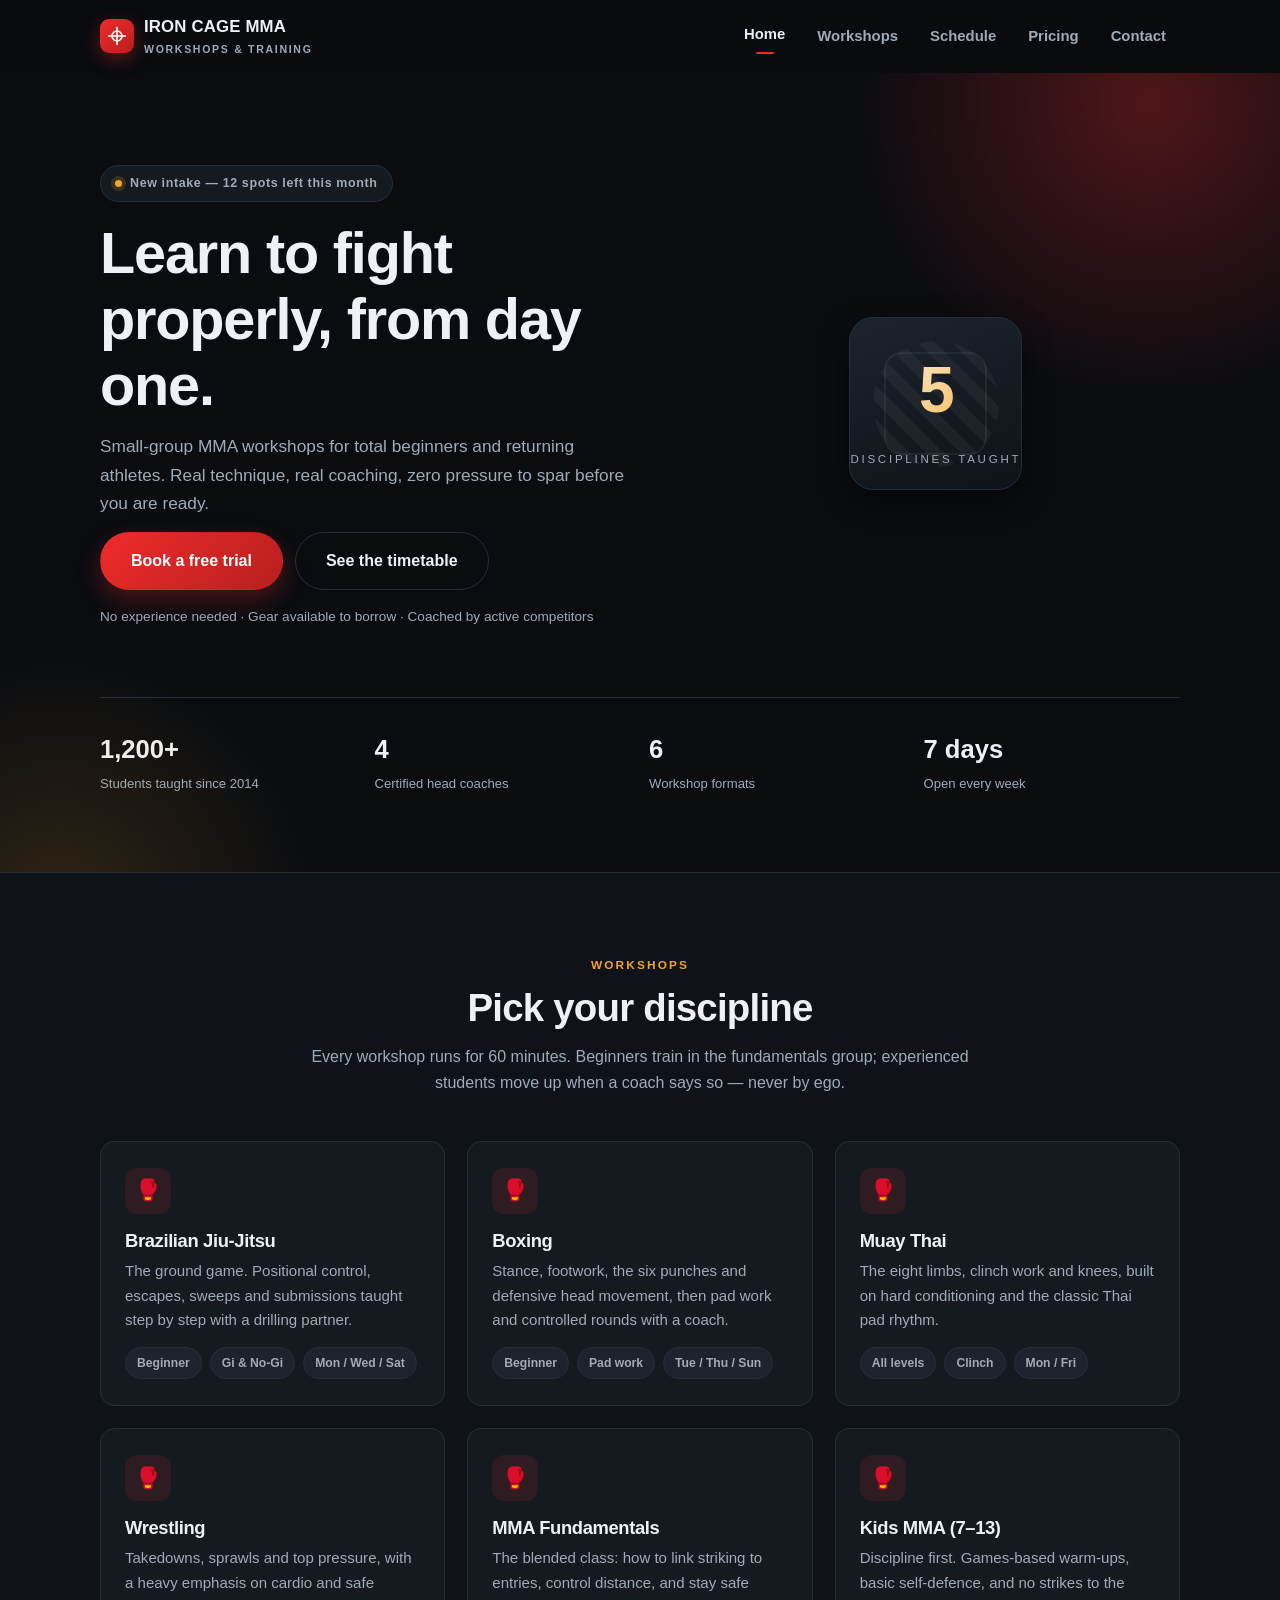
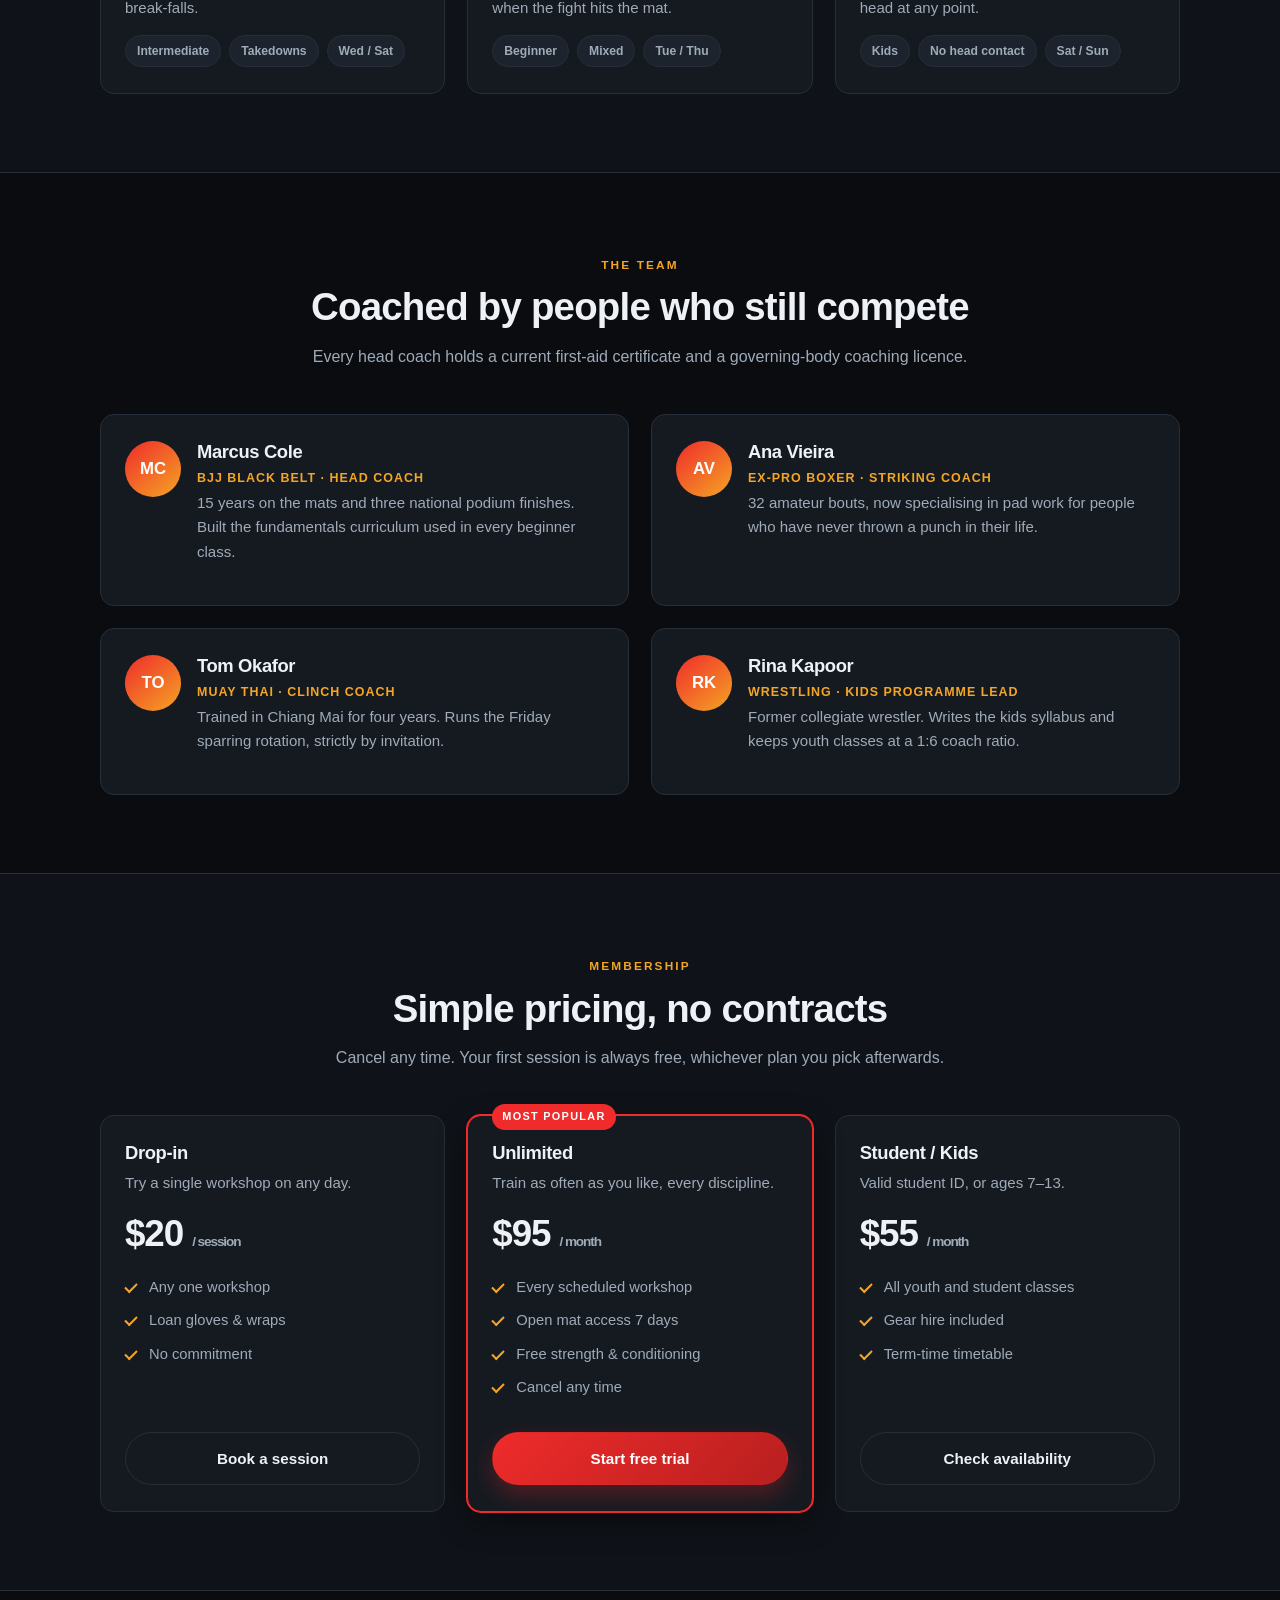
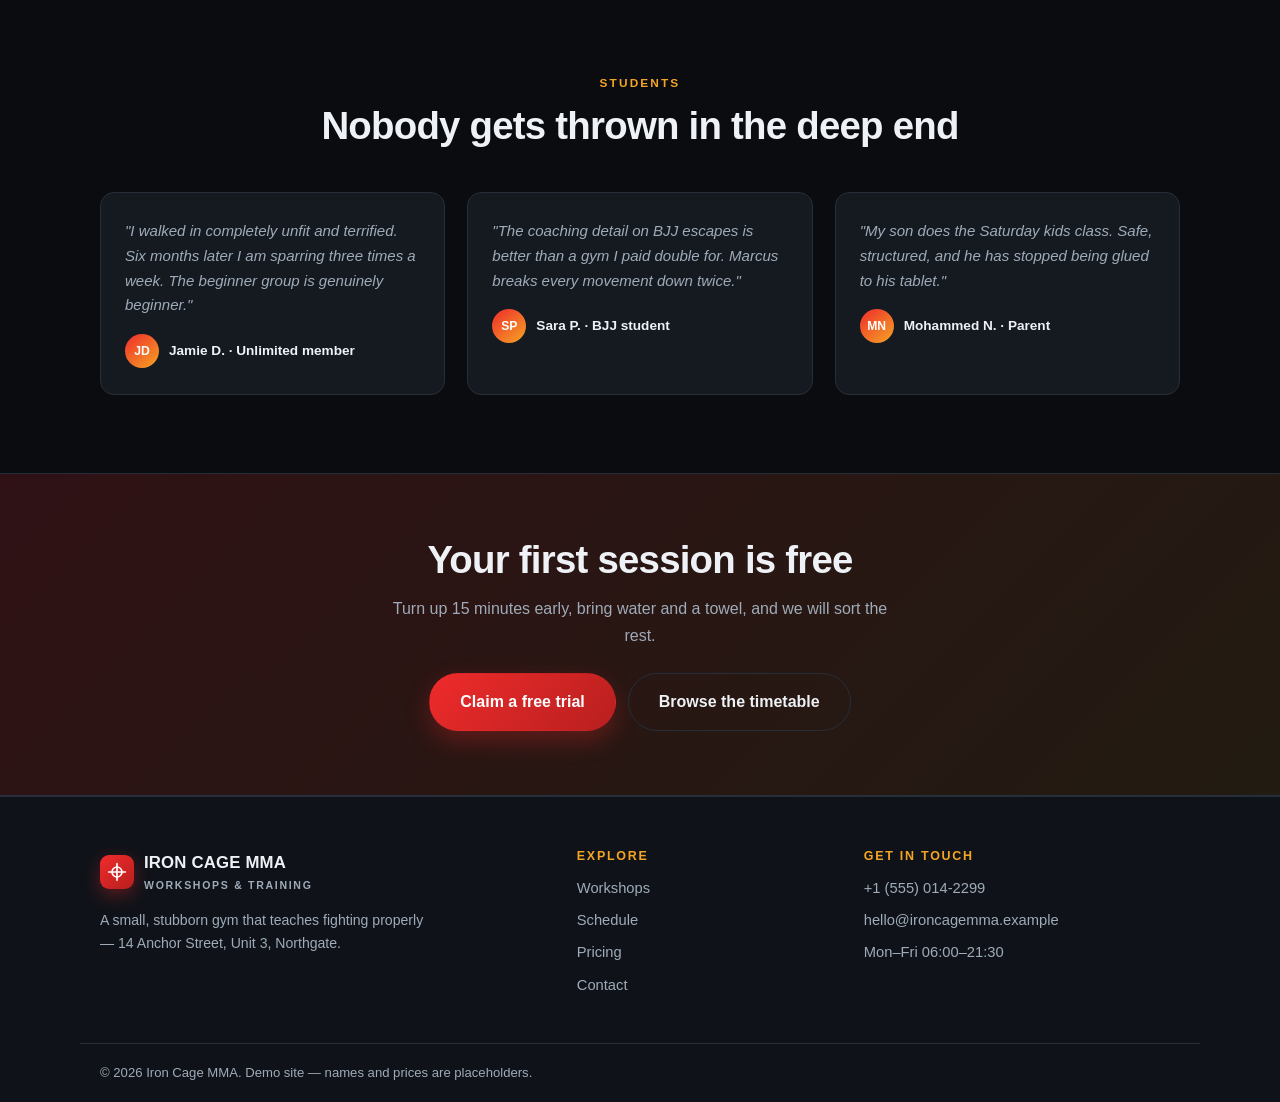
<file: index.html>
<!DOCTYPE html>
<html lang="en">
<head>
<meta charset="utf-8">
<meta name="viewport" content="width=device-width, initial-scale=1">
<title>Iron Cage MMA — Beginner MMA Workshops &amp; Training</title>
<meta name="description" content="Iron Cage MMA runs beginner-friendly MMA workshops: Brazilian Jiu-Jitsu, Boxing, Muay Thai, Wrestling and Kids classes. First session free.">
<link rel="stylesheet" href="css/styles.css">
</head>
<body>
<a class="skip-link" href="#main">Skip to content</a>

<header class="site-header">
  <div class="container nav">
    <a class="brand" href="index.html">
      <span class="brand__mark" aria-hidden="true">
        <svg viewBox="0 0 24 24" fill="none" stroke="#fff" stroke-width="2" stroke-linecap="round" stroke-linejoin="round"><path d="M12 2v20M2 12h20"/><circle cx="12" cy="12" r="6"/></svg>
      </span>
      <span>
        IRON CAGE MMA
        <small>Workshops &amp; Training</small>
      </span>
    </a>
    <button class="nav__toggle" type="button" aria-label="Toggle menu" aria-expanded="false">
      <span></span><span></span><span></span>
    </button>
    <ul class="nav__links">
      <li><a class="active" href="index.html">Home</a></li>
      <li><a href="index.html#programs">Workshops</a></li>
      <li><a href="schedule.html">Schedule</a></li>
      <li><a href="index.html#pricing">Pricing</a></li>
      <li><a href="contact.html">Contact</a></li>
    </ul>
  </div>
</header>

<main id="main">

  <!-- ============ HERO ============ -->
  <section class="hero">
    <div class="container hero__inner">
      <div>
        <span class="hero__badge"><span class="dot"></span> New intake — 12 spots left this month</span>
        <h1>Learn to fight properly, from day one.</h1>
        <p class="lead">
          Small-group MMA workshops for total beginners and returning athletes.
          Real technique, real coaching, zero pressure to spar before you are ready.
        </p>
        <div class="btn-row">
          <a class="btn btn--primary btn--lg" href="contact.html">Book a free trial</a>
          <a class="btn btn--ghost btn--lg" href="schedule.html">See the timetable</a>
        </div>
        <p class="hero__note">No experience needed &middot; Gear available to borrow &middot; Coached by active competitors</p>
      </div>
      <div class="ring">
        <div class="ring__label">
          <strong>5</strong>
          <span>Disciplines taught</span>
        </div>
      </div>
    </div>

    <div class="container">
      <div class="stats">
        <div class="stat"><strong>1,200+</strong><span>Students taught since 2014</span></div>
        <div class="stat"><strong>4</strong><span>Certified head coaches</span></div>
        <div class="stat"><strong>6</strong><span>Workshop formats</span></div>
        <div class="stat"><strong>7 days</strong><span>Open every week</span></div>
      </div>
    </div>
  </section>

  <!-- ============ PROGRAMS ============ -->
  <section class="section section--alt" id="programs">
    <div class="container">
      <div class="section-head reveal">
        <span class="eyebrow">Workshops</span>
        <h2>Pick your discipline</h2>
        <p>Every workshop runs for 60 minutes. Beginners train in the fundamentals group;
        experienced students move up when a coach says so — never by ego.</p>
      </div>

      <div class="grid grid--3">
        <article class="card reveal">
          <div class="card__icon" aria-hidden="true">&#129354;</div>
          <h3>Brazilian Jiu-Jitsu</h3>
          <p>The ground game. Positional control, escapes, sweeps and submissions taught step
          by step with a drilling partner.</p>
          <ul class="tags"><li>Beginner</li><li>Gi &amp; No-Gi</li><li>Mon / Wed / Sat</li></ul>
        </article>

        <article class="card reveal">
          <div class="card__icon" aria-hidden="true">&#129354;</div>
          <h3>Boxing</h3>
          <p>Stance, footwork, the six punches and defensive head movement, then pad work and
          controlled rounds with a coach.</p>
          <ul class="tags"><li>Beginner</li><li>Pad work</li><li>Tue / Thu / Sun</li></ul>
        </article>

        <article class="card reveal">
          <div class="card__icon" aria-hidden="true">&#129354;</div>
          <h3>Muay Thai</h3>
          <p>The eight limbs, clinch work and knees, built on hard conditioning and the classic
          Thai pad rhythm.</p>
          <ul class="tags"><li>All levels</li><li>Clinch</li><li>Mon / Fri</li></ul>
        </article>

        <article class="card reveal">
          <div class="card__icon" aria-hidden="true">&#129354;</div>
          <h3>Wrestling</h3>
          <p>Takedowns, sprawls and top pressure, with a heavy emphasis on cardio and safe
          break-falls.</p>
          <ul class="tags"><li>Intermediate</li><li>Takedowns</li><li>Wed / Sat</li></ul>
        </article>

        <article class="card reveal">
          <div class="card__icon" aria-hidden="true">&#129354;</div>
          <h3>MMA Fundamentals</h3>
          <p>The blended class: how to link striking to entries, control distance, and stay
          safe when the fight hits the mat.</p>
          <ul class="tags"><li>Beginner</li><li>Mixed</li><li>Tue / Thu</li></ul>
        </article>

        <article class="card reveal">
          <div class="card__icon" aria-hidden="true">&#129354;</div>
          <h3>Kids MMA (7–13)</h3>
          <p>Discipline first. Games-based warm-ups, basic self-defence, and no strikes to the
          head at any point.</p>
          <ul class="tags"><li>Kids</li><li>No head contact</li><li>Sat / Sun</li></ul>
        </article>
      </div>
    </div>
  </section>

  <!-- ============ COACHES ============ -->
  <section class="section" id="coaches">
    <div class="container">
      <div class="section-head reveal">
        <span class="eyebrow">The team</span>
        <h2>Coached by people who still compete</h2>
        <p>Every head coach holds a current first-aid certificate and a governing-body
        coaching licence.</p>
      </div>

      <div class="grid grid--2">
        <article class="card coach reveal">
          <div class="avatar" aria-hidden="true">MC</div>
          <div>
            <h3>Marcus Cole</h3>
            <span class="role">BJJ black belt &middot; Head coach</span>
            <p class="muted">15 years on the mats and three national podium finishes. Built the
            fundamentals curriculum used in every beginner class.</p>
          </div>
        </article>

        <article class="card coach reveal">
          <div class="avatar" aria-hidden="true">AV</div>
          <div>
            <h3>Ana Vieira</h3>
            <span class="role">Ex-pro boxer &middot; Striking coach</span>
            <p class="muted">32 amateur bouts, now specialising in pad work for people who have
            never thrown a punch in their life.</p>
          </div>
        </article>

        <article class="card coach reveal">
          <div class="avatar" aria-hidden="true">TO</div>
          <div>
            <h3>Tom Okafor</h3>
            <span class="role">Muay Thai &middot; Clinch coach</span>
            <p class="muted">Trained in Chiang Mai for four years. Runs the Friday sparring
            rotation, strictly by invitation.</p>
          </div>
        </article>

        <article class="card coach reveal">
          <div class="avatar" aria-hidden="true">RK</div>
          <div>
            <h3>Rina Kapoor</h3>
            <span class="role">Wrestling &middot; Kids programme lead</span>
            <p class="muted">Former collegiate wrestler. Writes the kids syllabus and keeps youth
            classes at a 1:6 coach ratio.</p>
          </div>
        </article>
      </div>
    </div>
  </section>

  <!-- ============ PRICING ============ -->
  <section class="section section--alt" id="pricing">
    <div class="container">
      <div class="section-head reveal">
        <span class="eyebrow">Membership</span>
        <h2>Simple pricing, no contracts</h2>
        <p>Cancel any time. Your first session is always free, whichever plan you pick
        afterwards.</p>
      </div>

      <div class="grid grid--3">
        <article class="card price reveal">
          <h3>Drop-in</h3>
          <p class="muted">Try a single workshop on any day.</p>
          <div class="price__amount">$20 <small>/ session</small></div>
          <ul class="checks">
            <li>Any one workshop</li>
            <li>Loan gloves &amp; wraps</li>
            <li>No commitment</li>
          </ul>
          <a class="btn btn--ghost btn--block" href="contact.html">Book a session</a>
        </article>

        <article class="card price is-featured reveal">
          <span class="price__flag">Most popular</span>
          <h3>Unlimited</h3>
          <p class="muted">Train as often as you like, every discipline.</p>
          <div class="price__amount">$95 <small>/ month</small></div>
          <ul class="checks">
            <li>Every scheduled workshop</li>
            <li>Open mat access 7 days</li>
            <li>Free strength &amp; conditioning</li>
            <li>Cancel any time</li>
          </ul>
          <a class="btn btn--primary btn--block" href="contact.html">Start free trial</a>
        </article>

        <article class="card price reveal">
          <h3>Student / Kids</h3>
          <p class="muted">Valid student ID, or ages 7&ndash;13.</p>
          <div class="price__amount">$55 <small>/ month</small></div>
          <ul class="checks">
            <li>All youth and student classes</li>
            <li>Gear hire included</li>
            <li>Term-time timetable</li>
          </ul>
          <a class="btn btn--ghost btn--block" href="contact.html">Check availability</a>
        </article>
      </div>
    </div>
  </section>

  <!-- ============ TESTIMONIALS ============ -->
  <section class="section" id="reviews">
    <div class="container">
      <div class="section-head reveal">
        <span class="eyebrow">Students</span>
        <h2>Nobody gets thrown in the deep end</h2>
      </div>
      <div class="grid grid--3">
        <article class="card reveal">
          <p class="quote">"I walked in completely unfit and terrified. Six months later I am
          sparring three times a week. The beginner group is genuinely beginner."</p>
          <div class="quote__by">
            <span class="avatar avatar--sm" aria-hidden="true">JD</span>
            Jamie D. &middot; Unlimited member
          </div>
        </article>
        <article class="card reveal">
          <p class="quote">"The coaching detail on BJJ escapes is better than a gym I paid double
          for. Marcus breaks every movement down twice."</p>
          <div class="quote__by">
            <span class="avatar avatar--sm" aria-hidden="true">SP</span>
            Sara P. &middot; BJJ student
          </div>
        </article>
        <article class="card reveal">
          <p class="quote">"My son does the Saturday kids class. Safe, structured, and he has
          stopped being glued to his tablet."</p>
          <div class="quote__by">
            <span class="avatar avatar--sm" aria-hidden="true">MN</span>
            Mohammed N. &middot; Parent
          </div>
        </article>
      </div>
    </div>
  </section>

  <!-- ============ CTA ============ -->
  <section class="cta-band">
    <div class="container reveal">
      <h2>Your first session is free</h2>
      <p>Turn up 15 minutes early, bring water and a towel, and we will sort the rest.</p>
      <div class="btn-row">
        <a class="btn btn--primary btn--lg" href="contact.html">Claim a free trial</a>
        <a class="btn btn--ghost btn--lg" href="schedule.html">Browse the timetable</a>
      </div>
    </div>
  </section>
</main>

<footer class="site-footer">
  <div class="container footer__inner">
    <div>
      <a class="brand" href="index.html">
        <span class="brand__mark" aria-hidden="true">
          <svg viewBox="0 0 24 24" fill="none" stroke="#fff" stroke-width="2" stroke-linecap="round" stroke-linejoin="round"><path d="M12 2v20M2 12h20"/><circle cx="12" cy="12" r="6"/></svg>
        </span>
        <span>IRON CAGE MMA<small>Workshops &amp; Training</small></span>
      </a>
      <p class="muted footer__blurb">A small, stubborn gym that teaches fighting properly &mdash;
      14 Anchor Street, Unit 3, Northgate.</p>
    </div>
    <div>
      <h4>Explore</h4>
      <ul class="footer__links">
        <li><a href="index.html#programs">Workshops</a></li>
        <li><a href="schedule.html">Schedule</a></li>
        <li><a href="index.html#pricing">Pricing</a></li>
        <li><a href="contact.html">Contact</a></li>
      </ul>
    </div>
    <div>
      <h4>Get in touch</h4>
      <ul class="footer__links">
        <li><a href="tel:+15550142299">+1 (555) 014-2299</a></li>
        <li><a href="mailto:hello@ironcagemma.example">hello@ironcagemma.example</a></li>
        <li class="muted">Mon&ndash;Fri 06:00&ndash;21:30</li>
      </ul>
    </div>
  </div>
  <div class="container footer__bottom">
    <p class="muted">&copy; <span data-year>2026</span> Iron Cage MMA. Demo site &mdash; names and prices are placeholders.</p>
  </div>
</footer>

<script src="js/main.js" defer></script>
</body>
</html>
</file>
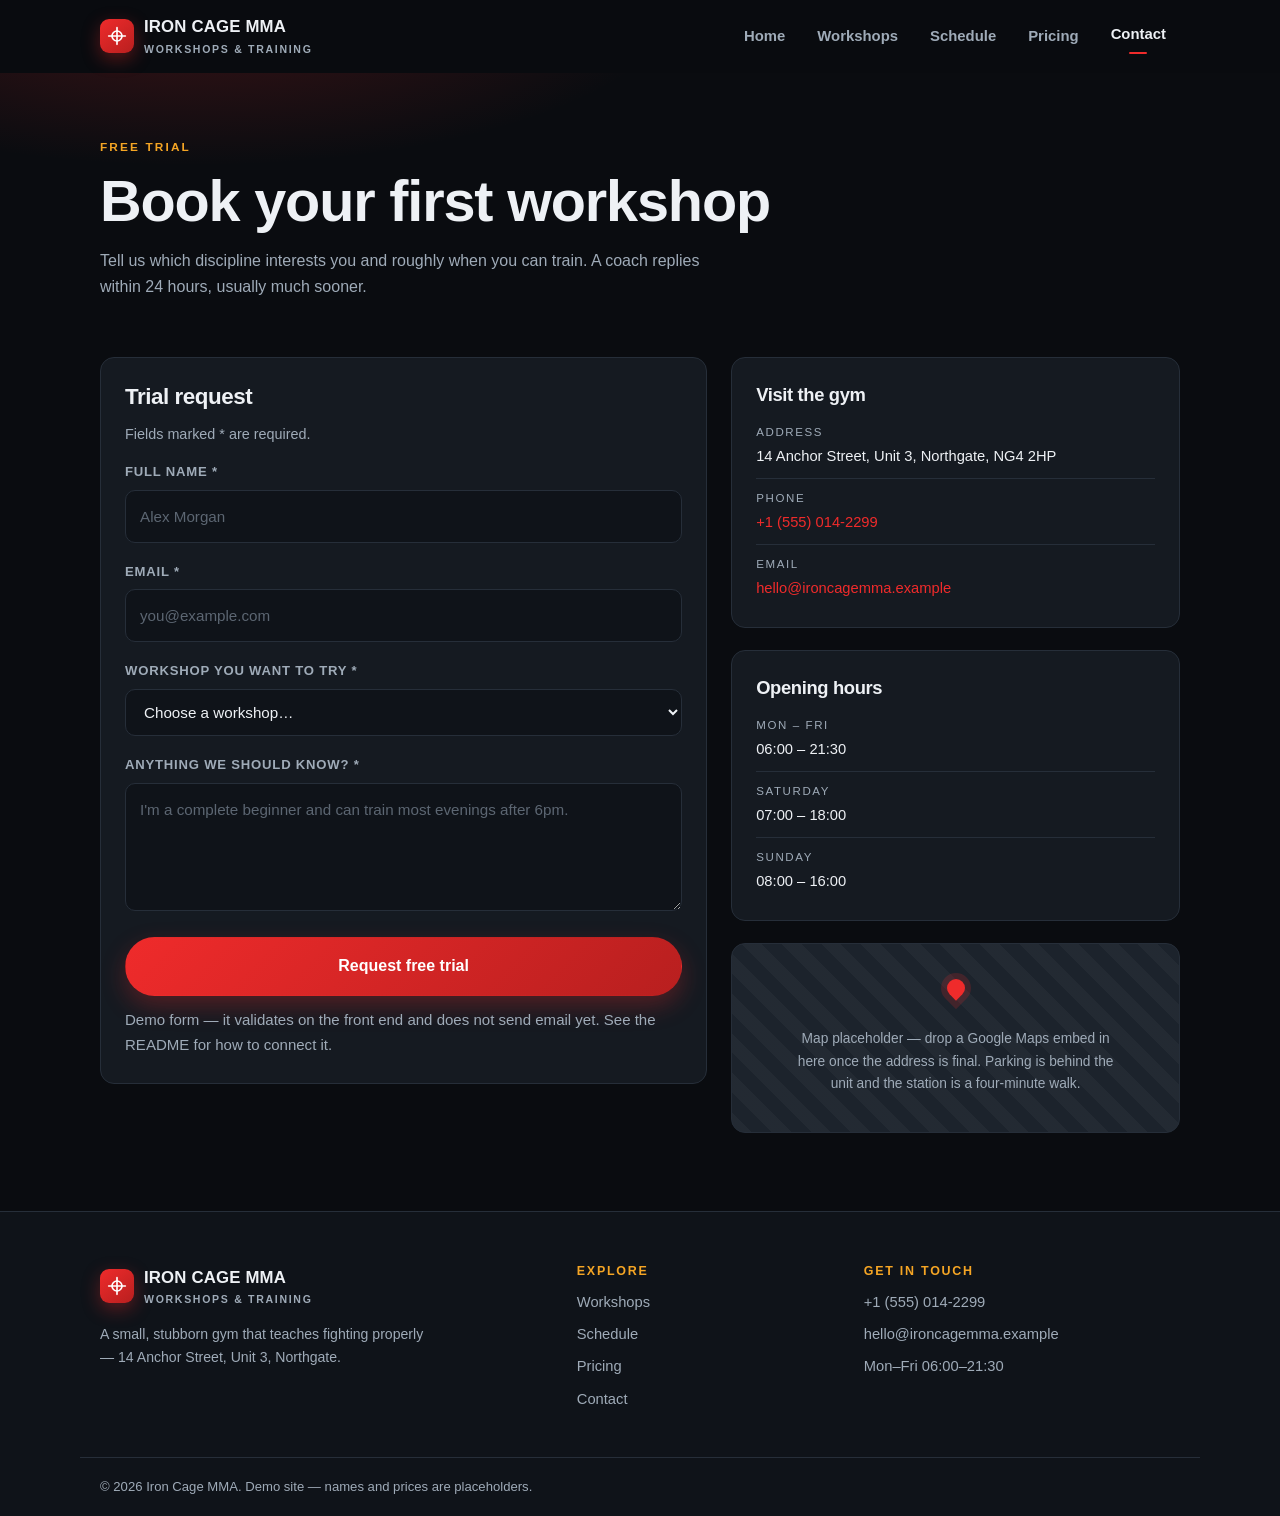
<file: contact.html>
<!DOCTYPE html>
<html lang="en">
<head>
<meta charset="utf-8">
<meta name="viewport" content="width=device-width, initial-scale=1">
<title>Book a Trial — Iron Cage MMA Workshops</title>
<meta name="description" content="Book a free trial workshop at Iron Cage MMA. Send us your details and a coach will confirm your spot within 24 hours.">
<link rel="stylesheet" href="css/styles.css">
</head>
<body>
<a class="skip-link" href="#main">Skip to content</a>

<header class="site-header">
  <div class="container nav">
    <a class="brand" href="index.html">
      <span class="brand__mark" aria-hidden="true">
        <svg viewBox="0 0 24 24" fill="none" stroke="#fff" stroke-width="2" stroke-linecap="round" stroke-linejoin="round"><path d="M12 2v20M2 12h20"/><circle cx="12" cy="12" r="6"/></svg>
      </span>
      <span>IRON CAGE MMA<small>Workshops &amp; Training</small></span>
    </a>
    <button class="nav__toggle" type="button" aria-label="Toggle menu" aria-expanded="false">
      <span></span><span></span><span></span>
    </button>
    <ul class="nav__links">
      <li><a href="index.html">Home</a></li>
      <li><a href="index.html#programs">Workshops</a></li>
      <li><a href="schedule.html">Schedule</a></li>
      <li><a href="index.html#pricing">Pricing</a></li>
      <li><a class="active" href="contact.html">Contact</a></li>
    </ul>
  </div>
</header>

<main id="main">

  <section class="page-head">
    <div class="container">
      <span class="eyebrow">Free trial</span>
      <h1>Book your first workshop</h1>
      <p class="muted">Tell us which discipline interests you and roughly when you can train.
      A coach replies within 24 hours, usually much sooner.</p>
    </div>
  </section>

  <section class="section" style="padding-top:34px">
    <div class="container contact-grid">

      <div class="card reveal">
        <h2 style="font-size:1.4rem">Trial request</h2>
        <p class="muted" style="font-size:0.9rem">Fields marked * are required.</p>
        <form id="booking-form" novalidate>
          <div class="field">
            <label for="name">Full name *</label>
            <input id="name" name="name" type="text" autocomplete="name" placeholder="Alex Morgan">
            <p class="field__error" role="alert"></p>
          </div>

          <div class="field">
            <label for="email">Email *</label>
            <input id="email" name="email" type="email" autocomplete="email" placeholder="you@example.com">
            <p class="field__error" role="alert"></p>
          </div>

          <div class="field">
            <label for="program">Workshop you want to try *</label>
            <select id="program" name="program">
              <option value="">Choose a workshop…</option>
              <option>Brazilian Jiu-Jitsu</option>
              <option>Boxing</option>
              <option>Muay Thai</option>
              <option>Wrestling</option>
              <option>MMA Fundamentals</option>
              <option>Kids MMA (7–13)</option>
            </select>
            <p class="field__error" role="alert"></p>
          </div>

          <div class="field">
            <label for="message">Anything we should know? *</label>
            <textarea id="message" name="message" rows="4" placeholder="I'm a complete beginner and can train most evenings after 6pm."></textarea>
            <p class="field__error" role="alert"></p>
          </div>

          <button class="btn btn--primary btn--block btn--lg" type="submit">Request free trial</button>
          <p class="form__status" role="status" aria-live="polite"></p>
          <p class="form__note muted">Demo form — it validates on the front end and does not send
          email yet. See the README for how to connect it.</p>
        </form>
      </div>

      <aside class="contact-side">
        <div class="card reveal">
          <h3>Visit the gym</h3>
          <ul class="info">
            <li><span>Address</span>14 Anchor Street, Unit 3, Northgate, NG4 2HP</li>
            <li><span>Phone</span><a href="tel:+15550142299">+1 (555) 014-2299</a></li>
            <li><span>Email</span><a href="mailto:hello@ironcagemma.example">hello@ironcagemma.example</a></li>
          </ul>
        </div>

        <div class="card reveal">
          <h3>Opening hours</h3>
          <ul class="info">
            <li><span>Mon &ndash; Fri</span>06:00 &ndash; 21:30</li>
            <li><span>Saturday</span>07:00 &ndash; 18:00</li>
            <li><span>Sunday</span>08:00 &ndash; 16:00</li>
          </ul>
        </div>

        <div class="card map reveal" aria-label="Location placeholder">
          <span class="map__pin" aria-hidden="true"></span>
          <p class="muted">Map placeholder — drop a Google Maps embed in here once the address is
          final. Parking is behind the unit and the station is a four-minute walk.</p>
        </div>
      </aside>

    </div>
  </section>
</main>

<footer class="site-footer">
  <div class="container footer__inner">
    <div>
      <a class="brand" href="index.html">
        <span class="brand__mark" aria-hidden="true">
          <svg viewBox="0 0 24 24" fill="none" stroke="#fff" stroke-width="2" stroke-linecap="round" stroke-linejoin="round"><path d="M12 2v20M2 12h20"/><circle cx="12" cy="12" r="6"/></svg>
        </span>
        <span>IRON CAGE MMA<small>Workshops &amp; Training</small></span>
      </a>
      <p class="muted footer__blurb">A small, stubborn gym that teaches fighting properly &mdash;
      14 Anchor Street, Unit 3, Northgate.</p>
    </div>
    <div>
      <h4>Explore</h4>
      <ul class="footer__links">
        <li><a href="index.html#programs">Workshops</a></li>
        <li><a href="schedule.html">Schedule</a></li>
        <li><a href="index.html#pricing">Pricing</a></li>
        <li><a href="contact.html">Contact</a></li>
      </ul>
    </div>
    <div>
      <h4>Get in touch</h4>
      <ul class="footer__links">
        <li><a href="tel:+15550142299">+1 (555) 014-2299</a></li>
        <li><a href="mailto:hello@ironcagemma.example">hello@ironcagemma.example</a></li>
        <li class="muted">Mon&ndash;Fri 06:00&ndash;21:30</li>
      </ul>
    </div>
  </div>
  <div class="container footer__bottom">
    <p class="muted">&copy; <span data-year>2026</span> Iron Cage MMA. Demo site &mdash; names and prices are placeholders.</p>
  </div>
</footer>

<script src="js/main.js" defer></script>
</body>
</html>
</file>
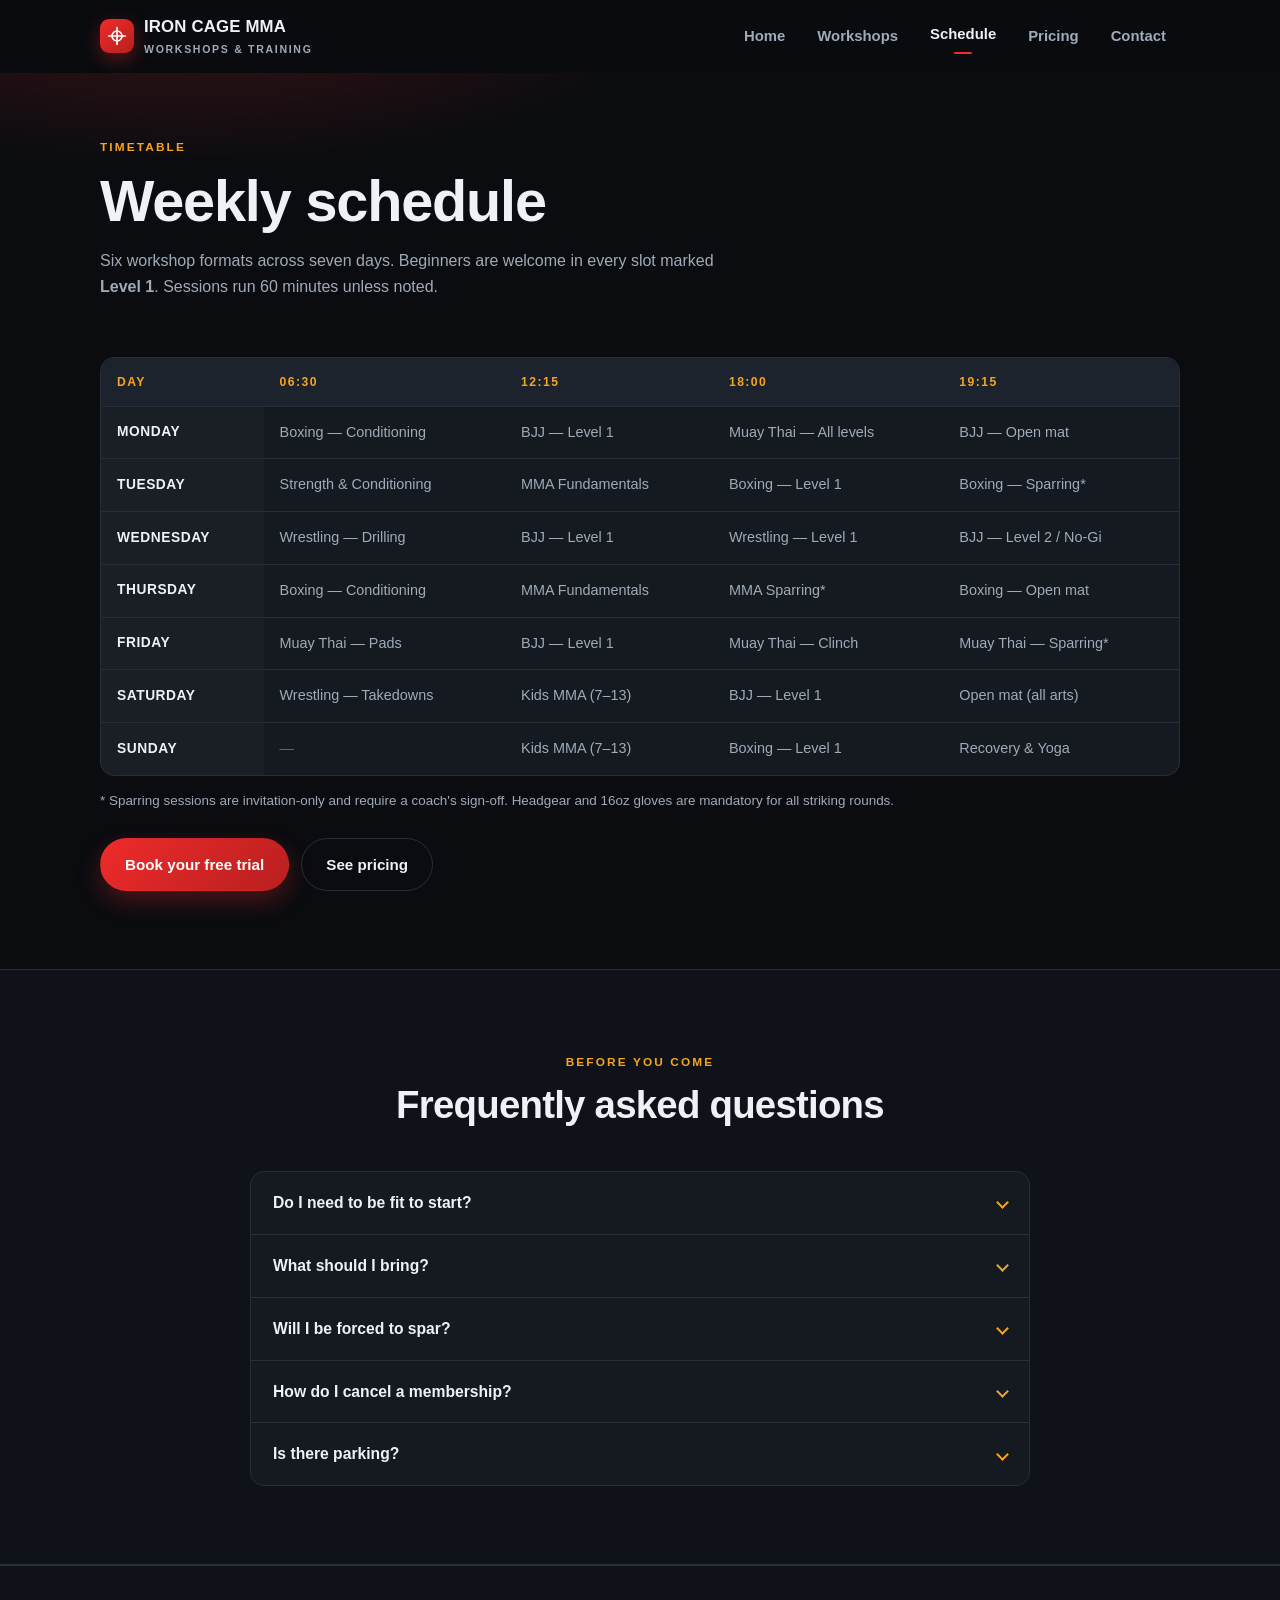
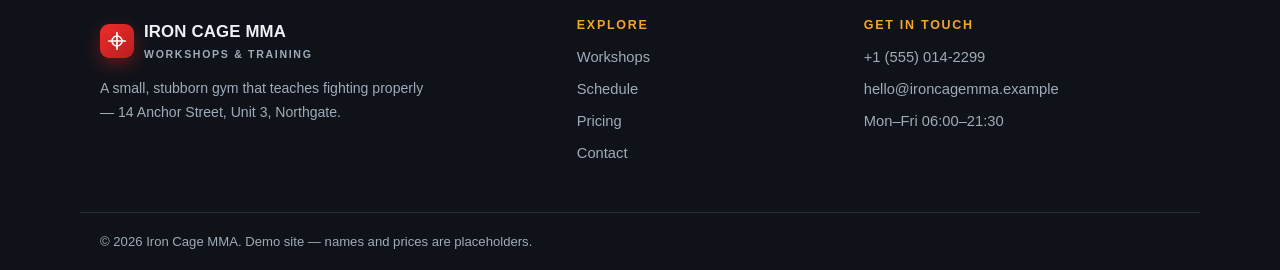
<file: schedule.html>
<!DOCTYPE html>
<html lang="en">
<head>
<meta charset="utf-8">
<meta name="viewport" content="width=device-width, initial-scale=1">
<title>Schedule &amp; FAQ — Iron Cage MMA Workshops</title>
<meta name="description" content="Weekly workshop timetable for Iron Cage MMA: Jiu-Jitsu, Boxing, Muay Thai, Wrestling, MMA Fundamentals and Kids classes.">
<link rel="stylesheet" href="css/styles.css">
</head>
<body>
<a class="skip-link" href="#main">Skip to content</a>

<header class="site-header">
  <div class="container nav">
    <a class="brand" href="index.html">
      <span class="brand__mark" aria-hidden="true">
        <svg viewBox="0 0 24 24" fill="none" stroke="#fff" stroke-width="2" stroke-linecap="round" stroke-linejoin="round"><path d="M12 2v20M2 12h20"/><circle cx="12" cy="12" r="6"/></svg>
      </span>
      <span>IRON CAGE MMA<small>Workshops &amp; Training</small></span>
    </a>
    <button class="nav__toggle" type="button" aria-label="Toggle menu" aria-expanded="false">
      <span></span><span></span><span></span>
    </button>
    <ul class="nav__links">
      <li><a href="index.html">Home</a></li>
      <li><a href="index.html#programs">Workshops</a></li>
      <li><a class="active" href="schedule.html">Schedule</a></li>
      <li><a href="index.html#pricing">Pricing</a></li>
      <li><a href="contact.html">Contact</a></li>
    </ul>
  </div>
</header>

<main id="main">

  <section class="page-head">
    <div class="container">
      <span class="eyebrow">Timetable</span>
      <h1>Weekly schedule</h1>
      <p class="muted">Six workshop formats across seven days. Beginners are welcome in every
      slot marked <strong>Level 1</strong>. Sessions run 60 minutes unless noted.</p>
    </div>
  </section>

  <section class="section" style="padding-top:34px">
    <div class="container">
      <div class="table-wrap reveal">
        <table class="schedule">
          <caption class="sr-only">Weekly workshop timetable</caption>
          <thead>
            <tr>
              <th scope="col">Day</th>
              <th scope="col">06:30</th>
              <th scope="col">12:15</th>
              <th scope="col">18:00</th>
              <th scope="col">19:15</th>
            </tr>
          </thead>
            <tr>
              <th scope="row">Monday</th>
              <td>Boxing — Conditioning</td>
              <td>BJJ — Level 1</td>
              <td>Muay Thai — All levels</td>
              <td>BJJ — Open mat</td>
            </tr>
            <tr>
              <th scope="row">Tuesday</th>
              <td>Strength &amp; Conditioning</td>
              <td>MMA Fundamentals</td>
              <td>Boxing — Level 1</td>
              <td>Boxing — Sparring*</td>
            </tr>
            <tr>
              <th scope="row">Wednesday</th>
              <td>Wrestling — Drilling</td>
              <td>BJJ — Level 1</td>
              <td>Wrestling — Level 1</td>
              <td>BJJ — Level 2 / No-Gi</td>
            </tr>
            <tr>
              <th scope="row">Thursday</th>
              <td>Boxing — Conditioning</td>
              <td>MMA Fundamentals</td>
              <td>MMA Sparring*</td>
              <td>Boxing — Open mat</td>
            </tr>
            <tr>
              <th scope="row">Friday</th>
              <td>Muay Thai — Pads</td>
              <td>BJJ — Level 1</td>
              <td>Muay Thai — Clinch</td>
              <td>Muay Thai — Sparring*</td>
            </tr>
            <tr>
              <th scope="row">Saturday</th>
              <td>Wrestling — Takedowns</td>
              <td>Kids MMA (7–13)</td>
              <td>BJJ — Level 1</td>
              <td>Open mat (all arts)</td>
            </tr>
            <tr>
              <th scope="row">Sunday</th>
              <td class="closed">—</td>
              <td>Kids MMA (7–13)</td>
              <td>Boxing — Level 1</td>
              <td>Recovery &amp; Yoga</td>
            </tr>
        </table>
      </div>

      <p class="muted note">* Sparring sessions are invitation-only and require a coach's
      sign-off. Headgear and 16oz gloves are mandatory for all striking rounds.</p>

      <div class="btn-row" style="margin-top:26px">
        <a class="btn btn--primary" href="contact.html">Book your free trial</a>
        <a class="btn btn--ghost" href="index.html#pricing">See pricing</a>
      </div>
    </div>
  </section>

  <section class="section section--alt" id="faq">
    <div class="container">
      <div class="section-head reveal">
        <span class="eyebrow">Before you come</span>
        <h2>Frequently asked questions</h2>
      </div>

      <div class="faq reveal">
        <div class="faq__item">
          <button class="faq__q" type="button" aria-expanded="false">Do I need to be fit to start?</button>
          <div class="faq__a">No. The fundamentals classes are built around technique, not
          conditioning. You will be tired, but nobody is dropped into a fitness test on day one.
          Cardio improves within a few weeks of regular attendance.</div>
        </div>
        <div class="faq__item">
          <button class="faq__q" type="button" aria-expanded="false">What should I bring?</button>
          <div class="faq__a">Water, a towel, and a t-shirt with shorts or leggings. We lend
          gloves, wraps and gis free for your first month. Bring flip-flops for walking off the
          mats, and trim your nails.</div>
        </div>
        <div class="faq__item">
          <button class="faq__q" type="button" aria-expanded="false">Will I be forced to spar?</button>
          <div class="faq__a">Never. Sparring is a separate, invitation-only session. Until a
          coach signs you off you will only do controlled drills and pad work.</div>
        </div>
        <div class="faq__item">
          <button class="faq__q" type="button" aria-expanded="false">How do I cancel a membership?</button>
          <div class="faq__a">Email the gym or tell the front desk. There is no contract and no
          cancellation fee — billing simply stops at the end of the current month.</div>
        </div>
        <div class="faq__item">
          <button class="faq__q" type="button" aria-expanded="false">Is there parking?</button>
          <div class="faq__a">Yes — free customer parking behind the unit, plus bike racks by the
          main door. The gym is a four-minute walk from Northgate station.</div>
        </div>
      </div>
    </div>
  </section>
</main>

<footer class="site-footer">
  <div class="container footer__inner">
    <div>
      <a class="brand" href="index.html">
        <span class="brand__mark" aria-hidden="true">
          <svg viewBox="0 0 24 24" fill="none" stroke="#fff" stroke-width="2" stroke-linecap="round" stroke-linejoin="round"><path d="M12 2v20M2 12h20"/><circle cx="12" cy="12" r="6"/></svg>
        </span>
        <span>IRON CAGE MMA<small>Workshops &amp; Training</small></span>
      </a>
      <p class="muted footer__blurb">A small, stubborn gym that teaches fighting properly &mdash;
      14 Anchor Street, Unit 3, Northgate.</p>
    </div>
    <div>
      <h4>Explore</h4>
      <ul class="footer__links">
        <li><a href="index.html#programs">Workshops</a></li>
        <li><a href="schedule.html">Schedule</a></li>
        <li><a href="index.html#pricing">Pricing</a></li>
        <li><a href="contact.html">Contact</a></li>
      </ul>
    </div>
    <div>
      <h4>Get in touch</h4>
      <ul class="footer__links">
        <li><a href="tel:+15550142299">+1 (555) 014-2299</a></li>
        <li><a href="mailto:hello@ironcagemma.example">hello@ironcagemma.example</a></li>
        <li class="muted">Mon&ndash;Fri 06:00&ndash;21:30</li>
      </ul>
    </div>
  </div>
  <div class="container footer__bottom">
    <p class="muted">&copy; <span data-year>2026</span> Iron Cage MMA. Demo site &mdash; names and prices are placeholders.</p>
  </div>
</footer>

<script src="js/main.js" defer></script>
</body>
</html>
</file>
<file: css/styles.css>
/* =========================================================
   IRON CAGE MMA  —  Workshops & Training
   Single stylesheet. No build step, no CDN, no web fonts.
   ========================================================= */

:root {
  --bg: #0a0c10;
  --bg-2: #0f1319;
  --surface: #151a21;
  --surface-2: #1c232c;
  --line: #262e39;
  --text: #eef1f5;
  --muted: #9fabb8;
  --accent: #ef2b2b;
  --accent-2: #b81f1f;
  --gold: #f5a524;
  --radius: 14px;
  --radius-sm: 10px;
  --shadow: 0 10px 30px rgba(0, 0, 0, 0.45);
  --max: 1120px;
}

*,
*::before,
*::after {
  box-sizing: border-box;
}

html {
  scroll-behavior: smooth;
  scroll-padding-top: 90px;
  -webkit-text-size-adjust: 100%;
}

body {
  margin: 0;
  background: var(--bg);
  color: var(--text);
  font-family: "Segoe UI", Roboto, "Helvetica Neue", Arial, system-ui, sans-serif;
  font-size: 16px;
  line-height: 1.65;
  overflow-x: hidden;
}

img {
  max-width: 100%;
  display: block;
}

a {
  color: inherit;
  text-decoration: none;
}

h1, h2, h3, h4 {
  line-height: 1.15;
  margin: 0 0 14px;
  letter-spacing: -0.02em;
}

h1 { font-size: clamp(2.1rem, 6vw, 3.6rem); }
h2 { font-size: clamp(1.6rem, 4vw, 2.4rem); }
h3 { font-size: 1.15rem; }

p { margin: 0 0 14px; }

.container {
  width: 100%;
  max-width: var(--max);
  margin: 0 auto;
  padding: 0 20px;
}

.section {
  padding: 78px 0;
}

.section--alt {
  background: var(--bg-2);
  border-top: 1px solid var(--line);
  border-bottom: 1px solid var(--line);
}

.section-head {
  max-width: 680px;
  margin: 0 auto 44px;
  text-align: center;
}

.section-head p {
  color: var(--muted);
  margin: 0;
}

.eyebrow {
  display: inline-block;
  font-size: 0.74rem;
  font-weight: 700;
  letter-spacing: 0.18em;
  text-transform: uppercase;
  color: var(--gold);
  margin-bottom: 10px;
}

.muted { color: var(--muted); }

.skip-link {
  position: absolute;
  left: -9999px;
}
.skip-link:focus {
  left: 12px;
  top: 12px;
  z-index: 200;
  background: var(--accent);
  color: #fff;
  padding: 10px 16px;
  border-radius: var(--radius-sm);
}

/* ---------------- Header / Nav ---------------- */

.site-header {
  position: sticky;
  top: 0;
  z-index: 100;
  background: rgba(10, 12, 16, 0.86);
  backdrop-filter: blur(10px);
  border-bottom: 1px solid transparent;
  transition: border-color 0.25s ease, background 0.25s ease;
}

.site-header.is-scrolled {
  border-bottom-color: var(--line);
  background: rgba(10, 12, 16, 0.97);
}

.nav {
  display: flex;
  align-items: center;
  justify-content: space-between;
  gap: 18px;
  height: 72px;
}

.brand {
  display: flex;
  align-items: center;
  gap: 10px;
  font-weight: 800;
  letter-spacing: 0.01em;
  font-size: 1.05rem;
}

.brand__mark {
  width: 34px;
  height: 34px;
  flex: 0 0 34px;
  display: grid;
  place-items: center;
  border-radius: 9px;
  background: linear-gradient(140deg, var(--accent), var(--accent-2));
  box-shadow: 0 6px 18px rgba(239, 43, 43, 0.35);
}

.brand__mark svg { width: 20px; height: 20px; }

.brand small {
  display: block;
  font-size: 0.66rem;
  font-weight: 600;
  letter-spacing: 0.16em;
  text-transform: uppercase;
  color: var(--muted);
}

.nav__links {
  display: flex;
  align-items: center;
  gap: 4px;
  list-style: none;
  margin: 0;
  padding: 0;
}

.nav__links a {
  display: block;
  padding: 9px 14px;
  border-radius: 8px;
  font-size: 0.93rem;
  font-weight: 600;
  color: var(--muted);
  transition: color 0.2s ease, background 0.2s ease;
}

.nav__links a:hover { color: var(--text); background: var(--surface-2); }
.nav__links a.active { color: var(--text); }
.nav__links a.active::after {
  content: "";
  display: block;
  height: 2px;
  margin: 6px auto -4px;
  width: 18px;
  border-radius: 2px;
  background: var(--accent);
}

.nav__toggle {
  display: none;
  width: 42px;
  height: 42px;
  border: 1px solid var(--line);
  background: var(--surface);
  border-radius: 10px;
  cursor: pointer;
  padding: 0;
  place-items: center;
}

.nav__toggle span {
  display: block;
  width: 18px;
  height: 2px;
  margin: 3px auto;
  border-radius: 2px;
  background: var(--text);
  transition: transform 0.25s ease, opacity 0.2s ease;
}

.nav__toggle.is-open span:nth-child(1) { transform: translateY(5px) rotate(45deg); }
.nav__toggle.is-open span:nth-child(2) { opacity: 0; }
.nav__toggle.is-open span:nth-child(3) { transform: translateY(-5px) rotate(-45deg); }

/* ---------------- Buttons ---------------- */

.btn {
  display: inline-flex;
  align-items: center;
  justify-content: center;
  gap: 8px;
  padding: 13px 24px;
  border: 1px solid transparent;
  border-radius: 999px;
  font: inherit;
  font-size: 0.95rem;
  font-weight: 700;
  cursor: pointer;
  text-align: center;
  transition: transform 0.18s ease, box-shadow 0.18s ease,
    background 0.18s ease, border-color 0.18s ease, color 0.18s ease;
}

.btn--primary {
  background: linear-gradient(135deg, var(--accent), var(--accent-2));
  color: #fff;
  box-shadow: 0 10px 24px rgba(239, 43, 43, 0.28);
}

.btn--primary:hover {
  transform: translateY(-2px);
  box-shadow: 0 14px 30px rgba(239, 43, 43, 0.4);
}

.btn--ghost {
  background: transparent;
  border-color: var(--line);
  color: var(--text);
}

.btn--ghost:hover {
  border-color: var(--accent);
  color: #fff;
  transform: translateY(-2px);
}

.btn--block { width: 100%; }
.btn--lg { padding: 15px 30px; font-size: 1rem; }

.btn-row {
  display: flex;
  flex-wrap: wrap;
  gap: 12px;
}

/* ---------------- Hero ---------------- */

.hero {
  position: relative;
  padding: 92px 0 76px;
  overflow: hidden;
  background: var(--bg);
}

.hero::before,
.hero::after {
  content: "";
  position: absolute;
  border-radius: 50%;
  pointer-events: none;
}

.hero::before {
  width: 620px;
  height: 620px;
  top: -280px;
  right: -180px;
  background: radial-gradient(circle, rgba(239, 43, 43, 0.3), transparent 68%);
}

.hero::after {
  width: 520px;
  height: 520px;
  bottom: -300px;
  left: -200px;
  background: radial-gradient(circle, rgba(245, 165, 36, 0.16), transparent 70%);
}

.hero__inner {
  position: relative;
  display: grid;
  grid-template-columns: 1.05fr 0.95fr;
  gap: 52px;
  align-items: center;
}

.hero p.lead {
  font-size: 1.08rem;
  color: var(--muted);
  max-width: 540px;
}

.hero__badge {
  display: inline-flex;
  align-items: center;
  gap: 8px;
  padding: 7px 14px;
  margin-bottom: 18px;
  border: 1px solid var(--line);
  border-radius: 999px;
  background: var(--surface);
  font-size: 0.78rem;
  font-weight: 600;
  letter-spacing: 0.05em;
  color: var(--muted);
}

.dot {
  width: 7px;
  height: 7px;
  border-radius: 50%;
  background: var(--gold);
  box-shadow: 0 0 0 4px rgba(245, 165, 36, 0.16);
}

.hero__note {
  margin-top: 16px;
  font-size: 0.85rem;
  color: var(--muted);
}

/* Hero visual: pure CSS card, so there are no image requests */
.ring {
  position: relative;
  aspect-ratio: 1 / 1;
  max-width: 420px;
  margin: 0 auto;
  border-radius: 24px;
  background: linear-gradient(160deg, var(--surface-2), var(--bg-2));
  border: 1px solid var(--line);
  box-shadow: var(--shadow);
  display: grid;
  place-items: center;
  overflow: hidden;
}

.ring::before {
  content: "";
  position: absolute;
  inset: 34px;
  border-radius: 18px;
  border: 2px solid rgba(255, 255, 255, 0.06);
}

.ring::after {
  content: "";
  position: absolute;
  width: 74%;
  height: 74%;
  border-radius: 50%;
  background: repeating-linear-gradient(
    45deg,
    rgba(255, 255, 255, 0.045) 0 12px,
    transparent 12px 24px
  );
}

.ring__label {
  position: relative;
  text-align: center;
  z-index: 1;
}

.ring__label strong {
  display: block;
  font-size: clamp(2.6rem, 8vw, 4rem);
  font-weight: 800;
  letter-spacing: -0.03em;
  background: linear-gradient(135deg, #fff, var(--gold));
  -webkit-background-clip: text;
  background-clip: text;
  color: transparent;
}

.ring__label span {
  display: block;
  font-size: 0.72rem;
  letter-spacing: 0.24em;
  text-transform: uppercase;
  color: var(--muted);
  margin-top: 6px;
}

/* ---------------- Stats ---------------- */

.stats {
  display: grid;
  grid-template-columns: repeat(4, 1fr);
  gap: 18px;
  margin-top: 54px;
  padding-top: 30px;
  border-top: 1px solid var(--line);
}

.stat strong {
  display: block;
  font-size: 1.6rem;
  font-weight: 800;
  color: var(--text);
}

.stat span {
  font-size: 0.82rem;
  color: var(--muted);
}

/* ---------------- Grids & cards ---------------- */

.grid {
  display: grid;
  gap: 22px;
}

.grid--3 { grid-template-columns: repeat(3, 1fr); }
.grid--2 { grid-template-columns: repeat(2, 1fr); }

.card {
  background: var(--surface);
  border: 1px solid var(--line);
  border-radius: var(--radius);
  padding: 26px 24px;
  transition: transform 0.2s ease, border-color 0.2s ease, box-shadow 0.2s ease;
}

.card:hover {
  transform: translateY(-4px);
  border-color: rgba(239, 43, 43, 0.5);
  box-shadow: var(--shadow);
}

.card h3 { margin-bottom: 8px; }
.card p { color: var(--muted); font-size: 0.94rem; }

.card__icon {
  width: 46px;
  height: 46px;
  display: grid;
  place-items: center;
  margin-bottom: 16px;
  border-radius: 12px;
  background: rgba(239, 43, 43, 0.12);
  color: var(--accent);
  font-size: 1.3rem;
}

.tags {
  list-style: none;
  padding: 0;
  margin: 14px 0 0;
  display: flex;
  flex-wrap: wrap;
  gap: 8px;
}

.tags li {
  font-size: 0.76rem;
  font-weight: 600;
  padding: 5px 11px;
  border-radius: 999px;
  background: var(--surface-2);
  border: 1px solid var(--line);
  color: var(--muted);
}

/* ---------------- Coaches ---------------- */

.coach {
  display: flex;
  gap: 16px;
  align-items: flex-start;
}

.avatar {
  flex: 0 0 56px;
  width: 56px;
  height: 56px;
  border-radius: 50%;
  display: grid;
  place-items: center;
  font-weight: 800;
  font-size: 1.05rem;
  color: #fff;
  background: linear-gradient(140deg, var(--accent), var(--gold));
}

.coach h3 { margin-bottom: 2px; }

.coach .role {
  font-size: 0.78rem;
  letter-spacing: 0.08em;
  text-transform: uppercase;
  color: var(--gold);
  font-weight: 700;
}

/* ---------------- Pricing ---------------- */

.price { display: flex; flex-direction: column; }

.price.is-featured {
  border-color: var(--accent);
  box-shadow: 0 0 0 1px var(--accent), var(--shadow);
  position: relative;
}

.price__flag {
  position: absolute;
  top: -12px;
  left: 24px;
  background: var(--accent);
  color: #fff;
  font-size: 0.68rem;
  font-weight: 800;
  letter-spacing: 0.12em;
  text-transform: uppercase;
  padding: 4px 10px;
  border-radius: 999px;
}

.price__amount {
  font-size: 2.3rem;
  font-weight: 800;
  letter-spacing: -0.03em;
  line-height: 1;
  margin: 6px 0 4px;
}

.price__amount small {
  font-size: 0.85rem;
  font-weight: 600;
  color: var(--muted);
}

.checks {
  list-style: none;
  padding: 0;
  margin: 18px 0 24px;
  font-size: 0.92rem;
  color: var(--muted);
  flex: 1 0 auto;
}

.checks li {
  padding-left: 24px;
  position: relative;
  margin-bottom: 9px;
}

.checks li::before {
  content: "";
  position: absolute;
  left: 0;
  top: 8px;
  width: 12px;
  height: 7px;
  border-left: 2px solid var(--gold);
  border-bottom: 2px solid var(--gold);
  transform: rotate(-45deg);
}

/* ---------------- Testimonials ---------------- */

.quote {
  font-size: 0.95rem;
  color: var(--muted);
  font-style: italic;
}

.quote__by {
  display: flex;
  align-items: center;
  gap: 10px;
  margin-top: 16px;
  font-style: normal;
  font-size: 0.85rem;
  font-weight: 600;
}

/* ---------------- Call-to-action band ---------------- */

.cta-band {
  background: linear-gradient(135deg, rgba(239, 43, 43, 0.16), rgba(245, 165, 36, 0.1));
  border-top: 1px solid var(--line);
  border-bottom: 1px solid var(--line);
  text-align: center;
  padding: 64px 0;
}

.cta-band p {
  color: var(--muted);
  max-width: 520px;
  margin: 0 auto 24px;
}

.cta-band .btn-row { justify-content: center; }

/* ---------------- Footer ---------------- */

.site-footer {
  background: var(--bg-2);
  border-top: 1px solid var(--line);
  padding: 52px 0 0;
  font-size: 0.92rem;
}

.footer__inner {
  display: grid;
  grid-template-columns: 1.4fr 0.8fr 1fr;
  gap: 34px;
  padding-bottom: 38px;
}

.site-footer h4 {
  font-size: 0.78rem;
  letter-spacing: 0.14em;
  text-transform: uppercase;
  color: var(--gold);
  margin-bottom: 12px;
}

.footer__blurb { margin: 14px 0 0; max-width: 330px; font-size: 0.88rem; }

.footer__links {
  list-style: none;
  margin: 0;
  padding: 0;
}

.footer__links li { margin-bottom: 8px; }

.footer__links a {
  color: var(--muted);
  transition: color 0.2s ease;
}

.footer__links a:hover { color: var(--accent); }

.footer__bottom {
  border-top: 1px solid var(--line);
  padding: 18px 20px;
}

.footer__bottom p { margin: 0; font-size: 0.82rem; }

/* ---------------- Inner page heading ---------------- */

.page-head {
  padding: 60px 0 8px;
  background:
    radial-gradient(700px 240px at 15% -30%, rgba(239, 43, 43, 0.22), transparent 70%),
    var(--bg);
}

.page-head p { max-width: 620px; }

/* ---------------- Schedule table ---------------- */

.table-wrap {
  overflow-x: auto;
  border: 1px solid var(--line);
  border-radius: var(--radius);
  background: var(--surface);
  -webkit-overflow-scrolling: touch;
}

.schedule {
  width: 100%;
  min-width: 680px;
  border-collapse: collapse;
  font-size: 0.9rem;
}

.schedule caption { text-align: left; }

.schedule thead th {
  background: var(--surface-2);
  color: var(--gold);
  font-size: 0.76rem;
  letter-spacing: 0.12em;
  text-transform: uppercase;
  padding: 14px 16px;
  text-align: left;
  border-bottom: 1px solid var(--line);
  white-space: nowrap;
}

.schedule tbody th {
  text-align: left;
  padding: 14px 16px;
  font-size: 0.86rem;
  letter-spacing: 0.04em;
  text-transform: uppercase;
  color: var(--text);
  background: rgba(255, 255, 255, 0.02);
  border-bottom: 1px solid var(--line);
  white-space: nowrap;
}

.schedule td {
  padding: 14px 16px;
  color: var(--muted);
  border-bottom: 1px solid var(--line);
  vertical-align: top;
}

.schedule tbody tr:last-child th,
.schedule tbody tr:last-child td { border-bottom: 0; }

.schedule tbody tr:hover td,
.schedule tbody tr:hover th { background: rgba(239, 43, 43, 0.06); }

.schedule td.closed { color: #5c6672; }

.note {
  margin-top: 14px;
  font-size: 0.84rem;
}

/* ---------------- FAQ accordion ---------------- */

.faq {
  max-width: 780px;
  margin: 0 auto;
  border: 1px solid var(--line);
  border-radius: var(--radius);
  background: var(--surface);
  overflow: hidden;
}

.faq__item + .faq__item { border-top: 1px solid var(--line); }

.faq__q {
  width: 100%;
  display: flex;
  align-items: center;
  justify-content: space-between;
  gap: 16px;
  padding: 18px 22px;
  background: transparent;
  border: 0;
  color: var(--text);
  font: inherit;
  font-weight: 600;
  font-size: 0.98rem;
  text-align: left;
  cursor: pointer;
  transition: background 0.2s ease, color 0.2s ease;
}

.faq__q:hover { background: var(--surface-2); }

.faq__q::after {
  content: "";
  flex: 0 0 auto;
  width: 9px;
  height: 9px;
  border-right: 2px solid var(--gold);
  border-bottom: 2px solid var(--gold);
  transform: rotate(45deg);
  transition: transform 0.25s ease;
}

.faq__item.is-open .faq__q { color: #fff; }
.faq__item.is-open .faq__q::after { transform: rotate(-135deg); }

.faq__a {
  display: none;
  padding: 0 22px 20px;
  color: var(--muted);
  font-size: 0.94rem;
}

.faq__item.is-open .faq__a { display: block; }

/* ---------------- Contact page ---------------- */

.contact-grid {
  display: grid;
  grid-template-columns: 1.15fr 0.85fr;
  gap: 24px;
  align-items: start;
}

.contact-side {
  display: grid;
  gap: 22px;
}

.info {
  list-style: none;
  margin: 0;
  padding: 0;
  font-size: 0.92rem;
}

.info li {
  padding: 10px 0;
  border-bottom: 1px solid var(--line);
  color: var(--text);
}

.info li:last-child { border-bottom: 0; padding-bottom: 0; }

.info span {
  display: block;
  font-size: 0.72rem;
  letter-spacing: 0.14em;
  text-transform: uppercase;
  color: var(--muted);
  margin-bottom: 2px;
}

.info a { color: var(--accent); }
.info a:hover { text-decoration: underline; }

.map {
  display: grid;
  place-items: center;
  text-align: center;
  gap: 12px;
  min-height: 190px;
  background:
    repeating-linear-gradient(45deg, rgba(255, 255, 255, 0.03) 0 14px, transparent 14px 28px),
    var(--surface-2);
}

.map p { margin: 0; font-size: 0.86rem; max-width: 320px; }

.map__pin {
  width: 18px;
  height: 18px;
  border-radius: 50% 50% 50% 0;
  background: var(--accent);
  transform: rotate(-45deg);
  box-shadow: 0 0 0 6px rgba(239, 43, 43, 0.18);
}

/* ---------------- Forms ---------------- */

.field { margin-bottom: 18px; }

.field label {
  display: block;
  font-size: 0.82rem;
  font-weight: 700;
  letter-spacing: 0.06em;
  text-transform: uppercase;
  color: var(--muted);
  margin-bottom: 7px;
}

.field input,
.field select,
.field textarea {
  width: 100%;
  padding: 13px 14px;
  background: var(--bg-2);
  border: 1px solid var(--line);
  border-radius: var(--radius-sm);
  color: var(--text);
  font: inherit;
  font-size: 0.95rem;
  transition: border-color 0.2s ease, box-shadow 0.2s ease;
}

.field textarea { resize: vertical; min-height: 110px; }

.field input::placeholder,
.field textarea::placeholder { color: #5c6672; }

.field input:focus,
.field select:focus,
.field textarea:focus {
  outline: none;
  border-color: var(--accent);
  box-shadow: 0 0 0 3px rgba(239, 43, 43, 0.18);
}

.field select { cursor: pointer; }

.field.has-error input,
.field.has-error select,
.field.has-error textarea { border-color: #ff6b6b; }

.field__error {
  margin: 6px 0 0;
  font-size: 0.8rem;
  color: #ff8080;
  min-height: 0;
}

.field__error:empty { display: none; }

.form__status {
  margin: 14px 0 0;
  font-size: 0.9rem;
  font-weight: 600;
  display: none;
}

.form__status--ok,
.form__status--error { display: block; }

.form__status--ok { color: #4ade80; }
.form__status--error { color: #ff8080; }

.form__note {
  margin: 12px 0 0;
  font-size: 0.78rem;
}

/* ---------------- Utilities ---------------- */

.avatar--sm {
  flex: 0 0 34px;
  width: 34px;
  height: 34px;
  font-size: 0.76rem;
}

.sr-only {
  position: absolute;
  width: 1px;
  height: 1px;
  padding: 0;
  margin: -1px;
  overflow: hidden;
  clip: rect(0, 0, 0, 0);
  white-space: nowrap;
  border: 0;
}

/* ---------------- Scroll reveal ---------------- */

.reveal {
  opacity: 0;
  transform: translateY(18px);
  transition: opacity 0.5s ease, transform 0.5s ease;
}

.reveal.is-visible {
  opacity: 1;
  transform: none;
}

/* ---------------- Responsive ---------------- */

@media (max-width: 980px) {
  .hero { padding: 68px 0 56px; }

  .hero__inner {
    grid-template-columns: 1fr;
    gap: 36px;
  }

  .ring { max-width: 320px; order: -1; }
  .hero p.lead { max-width: none; }

  .grid--3 { grid-template-columns: repeat(2, 1fr); }

  .contact-grid { grid-template-columns: 1fr; }

  .footer__inner { grid-template-columns: 1fr 1fr; gap: 26px; }
}

@media (max-width: 760px) {
  .section { padding: 58px 0; }

  .nav { height: 64px; }

  .nav__toggle { display: grid; }

  .nav__links {
    position: absolute;
    top: 64px;
    left: 0;
    right: 0;
    flex-direction: column;
    align-items: stretch;
    gap: 2px;
    padding: 12px 16px 18px;
    background: var(--bg-2);
    border-bottom: 1px solid var(--line);
    box-shadow: var(--shadow);
    display: none;
  }

  .nav__links.is-open { display: flex; }

  .nav__links a { padding: 12px 14px; }

  .nav__links a.active::after { margin: 6px 0 -4px; }

  .stats {
    grid-template-columns: repeat(2, 1fr);
    gap: 20px 16px;
    margin-top: 40px;
  }

  .grid--3,
  .grid--2 { grid-template-columns: 1fr; }

  .brand small { display: none; }

  .page-head { padding: 40px 0 4px; }
}

@media (max-width: 520px) {
  .btn { width: 100%; }
  .hero__badge { font-size: 0.72rem; }
  .footer__inner { grid-template-columns: 1fr; }
  .faq__q { font-size: 0.92rem; padding: 16px 18px; }
  .faq__a { padding: 0 18px 18px; }
}

/* ---------------- Motion / print ---------------- */

@media (prefers-reduced-motion: reduce) {
  html { scroll-behavior: auto; }

  *,
  *::before,
  *::after {
    animation-duration: 0.001ms !important;
    transition-duration: 0.001ms !important;
  }

  .reveal { opacity: 1; transform: none; }
}

@media print {
  .site-header,
  .nav__toggle,
  .cta-band,
  .map { display: none; }

  body { background: #fff; color: #000; }
  .card, .table-wrap, .faq { border-color: #ccc; }
}
</file>
